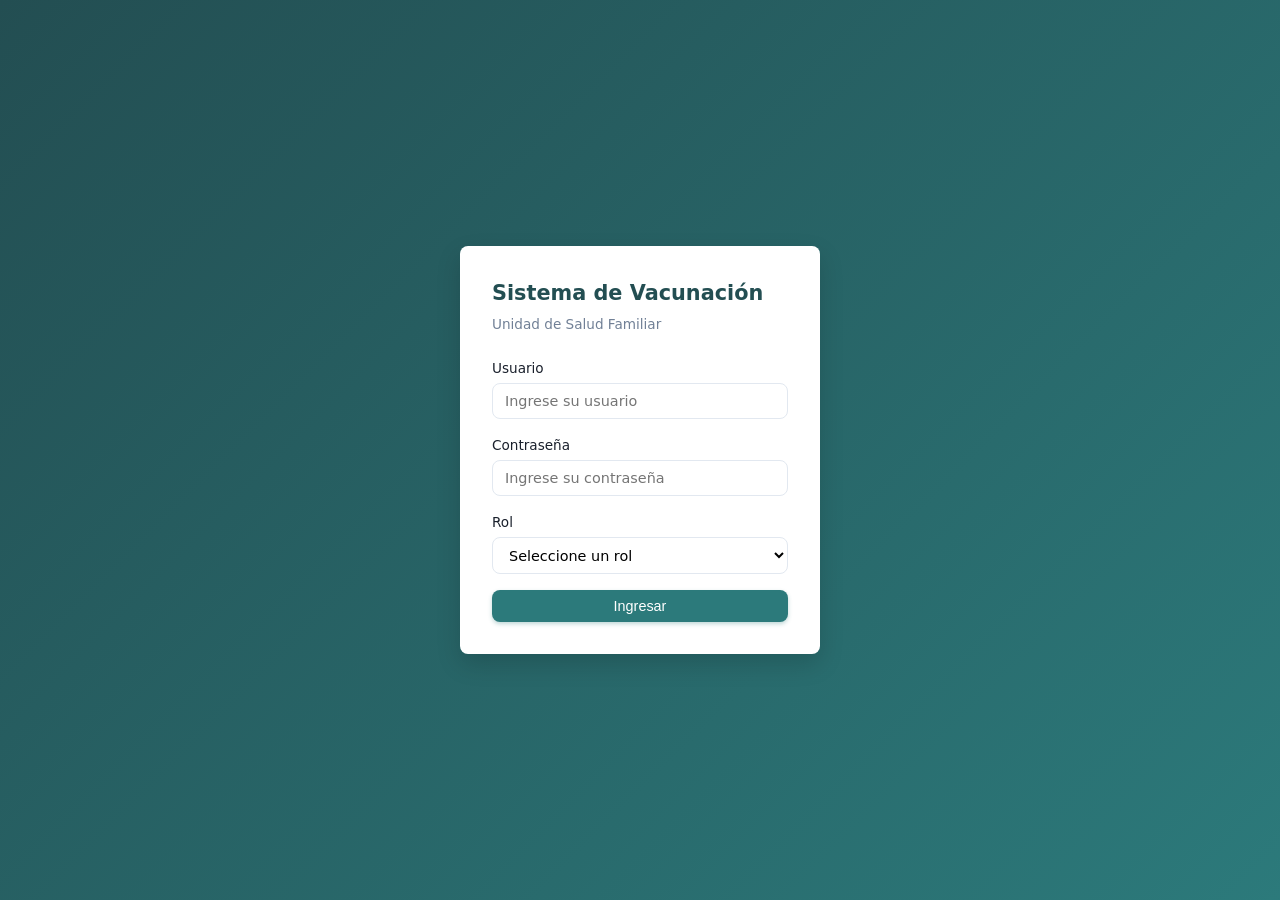
<file: front/index.html>
<!DOCTYPE html>
<html lang="es">
<head>
  <meta charset="UTF-8">
  <title>Sistema de Vacunación</title>
  <meta http-equiv="refresh" content="0; url=pages/login.html">
</head>
<body>
  <p>Redirigiendo...</p>
</body>
</html>
</file>
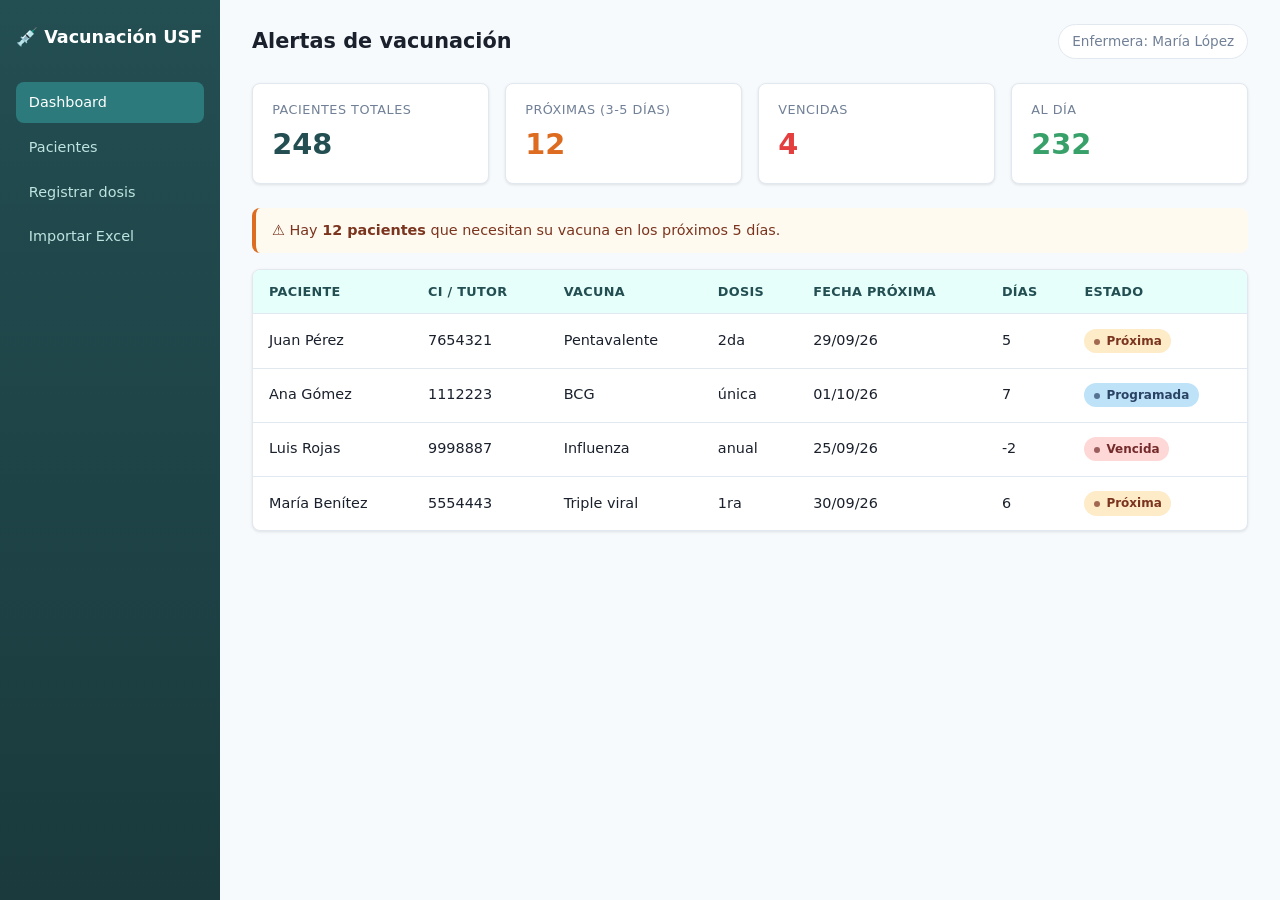
<file: front/pages/dashboard.html>
<!DOCTYPE html>
<html lang="es">
<head>
  <meta charset="UTF-8">
  <meta name="viewport" content="width=device-width, initial-scale=1.0">
  <title>Dashboard - Sistema de Vacunación</title>
  <link rel="stylesheet" href="../css/base.css">
</head>
<body>

  <div class="app">

    <!-- SIDEBAR -->
    <aside class="sidebar">
      <h1>💉 Vacunación USF</h1>
      <nav>
        <a href="dashboard.html" class="active">Dashboard</a>
        <a href="pacientes.html">Pacientes</a>
        <a href="registro.html">Registrar dosis</a>
        <a href="importar.html">Importar Excel</a>
      </nav>
    </aside>

    <!-- CONTENIDO -->
    <main class="main">

      <div class="topbar">
        <h2>Alertas de vacunación</h2>
        <span class="user-badge">Enfermera: María López</span>
      </div>

      <!-- CARDS RESUMEN -->
      <div class="cards">
        <div class="card">
          <div class="label">Pacientes totales</div>
          <div class="value">248</div>
        </div>
        <div class="card warning">
          <div class="label">Próximas (3-5 días)</div>
          <div class="value">12</div>
        </div>
        <div class="card danger">
          <div class="label">Vencidas</div>
          <div class="value">4</div>
        </div>
        <div class="card success">
          <div class="label">Al día</div>
          <div class="value">232</div>
        </div>
      </div>

      <!-- ALERTA PRINCIPAL -->
      <div class="alert alert-warning">
        ⚠️ Hay <strong>12 pacientes</strong> que necesitan su vacuna en los próximos 5 días.
      </div>

      <!-- TABLA DE PRÓXIMAS VACUNAS -->
      <div class="table-wrapper">
        <table>
          <thead>
            <tr>
              <th>Paciente</th>
              <th>CI / Tutor</th>
              <th>Vacuna</th>
              <th>Dosis</th>
              <th>Fecha próxima</th>
              <th>Días</th>
              <th>Estado</th>
            </tr>
          </thead>
          <tbody>
            <tr>
              <td>Juan Pérez</td>
              <td>7654321</td>
              <td>Pentavalente</td>
              <td>2da</td>
              <td>29/09/26</td>
              <td>5</td>
              <td><span class="badge badge-warning">Próxima</span></td>
            </tr>
            <tr>
              <td>Ana Gómez</td>
              <td>1112223</td>
              <td>BCG</td>
              <td>única</td>
              <td>01/10/26</td>
              <td>7</td>
              <td><span class="badge badge-info">Programada</span></td>
            </tr>
            <tr>
              <td>Luis Rojas</td>
              <td>9998887</td>
              <td>Influenza</td>
              <td>anual</td>
              <td>25/09/26</td>
              <td>-2</td>
              <td><span class="badge badge-danger">Vencida</span></td>
            </tr>
            <tr>
              <td>María Benítez</td>
              <td>5554443</td>
              <td>Triple viral</td>
              <td>1ra</td>
              <td>30/09/26</td>
              <td>6</td>
              <td><span class="badge badge-warning">Próxima</span></td>
            </tr>
          </tbody>
        </table>
      </div>

    </main>
  </div>

</body>
</html>
</file>
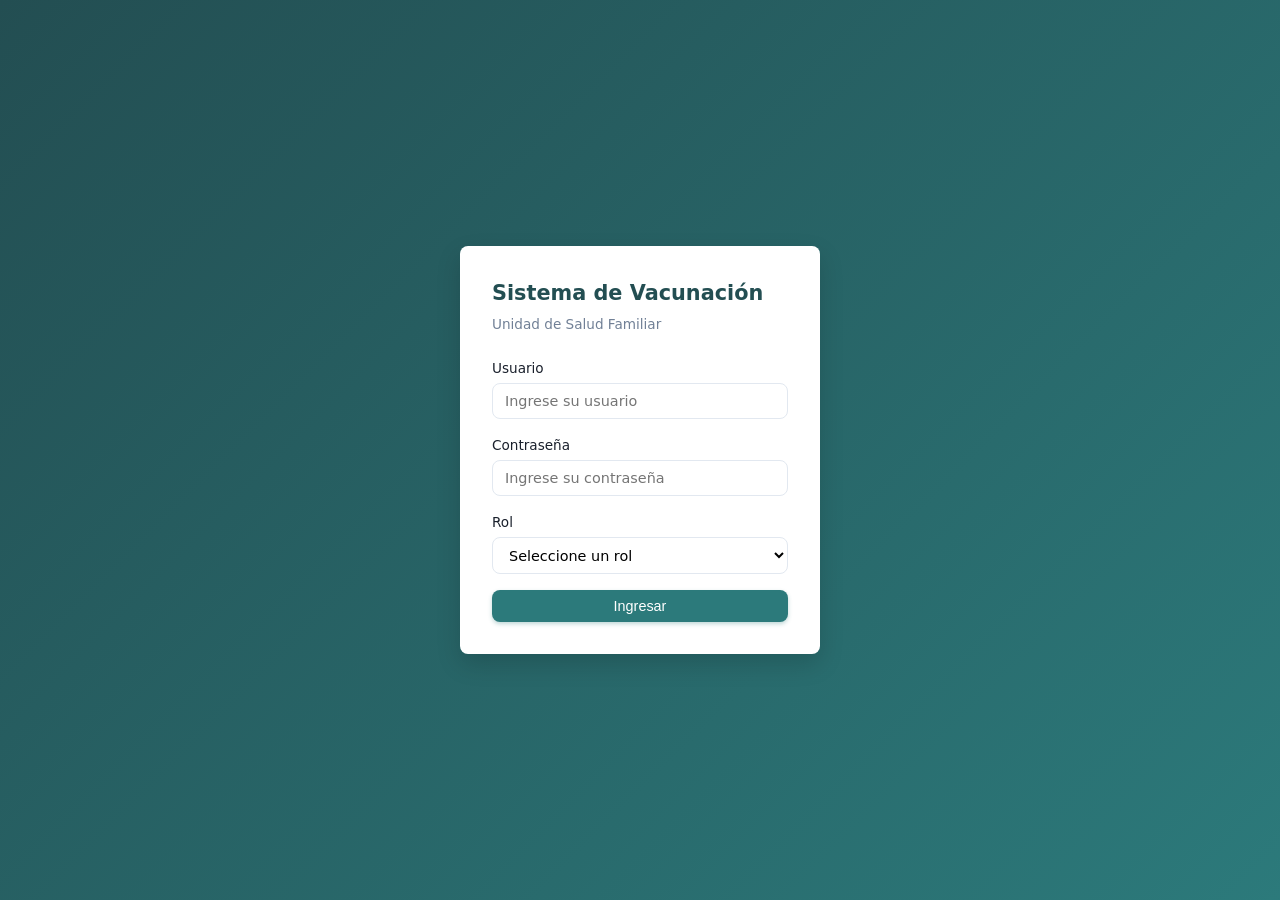
<file: front/pages/login.html>
<!DOCTYPE html>
<html lang="es">
<head>
  <meta charset="UTF-8">
  <meta name="viewport" content="width=device-width, initial-scale=1.0">
  <title>Iniciar sesión - Sistema de Vacunación</title>
  <link rel="stylesheet" href="../css/base.css">
</head>
<body class="login-page">

  <div class="login-box">
    <h1>Sistema de Vacunación</h1>
    <p>Unidad de Salud Familiar</p>

    <form id="loginForm">
      <div class="form-group">
        <label for="usuario">Usuario</label>
        <input type="text" id="usuario" placeholder="Ingrese su usuario" required>
      </div>

      <div class="form-group">
        <label for="password">Contraseña</label>
        <input type="password" id="password" placeholder="Ingrese su contraseña" required>
      </div>

      <div class="form-group">
        <label for="rol">Rol</label>
        <select id="rol" required>
          <option value="">Seleccione un rol</option>
          <option value="enfermera">Enfermera</option>
          <option value="doctor">Doctor</option>
          <option value="paciente">Paciente</option>
        </select>
      </div>

      <button type="submit" class="btn btn-primary" style="width:100%">Ingresar</button>
    </form>
  </div>

  <script src="../js/login.js"></script>
</body>
</html>
</file>
<file: front/css/base.css>
/* ============================================
   base.css - Estilos globales
   Sistema de Vacunación - USF
   ============================================ */

/* ===== VARIABLES ===== */
:root {
  --primary: #2c7a7b;
  --primary-dark: #234e52;
  --primary-light: #e6fffa;
  --accent: #38b2ac;

  --danger: #e53e3e;
  --warning: #dd6b20;
  --success: #38a169;
  --info: #3182ce;

  --text: #1a202c;
  --text-light: #718096;
  --bg: #f7fafc;
  --white: #ffffff;
  --border: #e2e8f0;

  --radius: 8px;
  --shadow: 0 1px 3px rgba(0, 0, 0, 0.1);
  --shadow-lg: 0 10px 25px rgba(0, 0, 0, 0.15);
}

/* ===== RESET ===== */
* {
  margin: 0;
  padding: 0;
  box-sizing: border-box;
  transition: background 0.2s, color 0.2s, border-color 0.2s, box-shadow 0.2s;
}

body {
  font-family: system-ui, -apple-system, "Segoe UI", Roboto, sans-serif;
  background: var(--bg);
  color: var(--text);
  font-size: 15px;
  line-height: 1.5;
}

/* ===== LAYOUT ===== */
.app {
  display: grid;
  grid-template-columns: 220px 1fr;
  min-height: 100vh;
}

/* ===== SIDEBAR ===== */
.sidebar {
  background: linear-gradient(180deg, var(--primary-dark), #1a3a3d);
  color: var(--white);
  padding: 1.5rem 1rem;
}

.sidebar h1 {
  font-size: 1.1rem;
  margin-bottom: 2rem;
  display: flex;
  align-items: center;
  gap: 0.5rem;
}

.sidebar nav a {
  display: block;
  color: #bee3e0;
  text-decoration: none;
  padding: 0.6rem 0.8rem;
  border-radius: var(--radius);
  margin-bottom: 0.25rem;
  font-size: 0.9rem;
}

.sidebar nav a:hover,
.sidebar nav a.active {
  background: var(--primary);
  color: var(--white);
}

/* ===== CONTENIDO ===== */
.main {
  padding: 1.5rem 2rem;
}

.topbar {
  display: flex;
  justify-content: space-between;
  align-items: center;
  margin-bottom: 1.5rem;
}

.topbar h2 {
  font-size: 1.3rem;
}

.user-badge {
  background: var(--white);
  border: 1px solid var(--border);
  padding: 0.4rem 0.8rem;
  border-radius: 999px;
  font-size: 0.85rem;
  color: var(--text-light);
}

/* ===== CARDS ===== */
.cards {
  display: grid;
  grid-template-columns: repeat(auto-fit, minmax(200px, 1fr));
  gap: 1rem;
  margin-bottom: 1.5rem;
}

.card {
  background: var(--white);
  border: 1px solid var(--border);
  border-radius: var(--radius);
  padding: 1rem 1.2rem;
  box-shadow: var(--shadow);
}

.card:hover {
  transform: translateY(-2px);
  box-shadow: 0 6px 15px rgba(0, 0, 0, 0.08);
}

.card .label {
  font-size: 0.8rem;
  color: var(--text-light);
  text-transform: uppercase;
  letter-spacing: 0.5px;
}

.card .value {
  font-size: 1.8rem;
  font-weight: 700;
  color: var(--primary-dark);
  margin-top: 0.25rem;
}

.card.warning .value { color: var(--warning); }
.card.danger .value { color: var(--danger); }
.card.success .value { color: var(--success); }

/* ===== TABLA ===== */
.table-wrapper {
  background: var(--white);
  border: 1px solid var(--border);
  border-radius: var(--radius);
  overflow: hidden;
  box-shadow: var(--shadow);
}

table {
  width: 100%;
  border-collapse: collapse;
  font-size: 0.9rem;
}

thead {
  background: var(--primary-light);
}

th {
  text-align: left;
  padding: 0.75rem 1rem;
  font-weight: 600;
  color: var(--primary-dark);
  font-size: 0.8rem;
  text-transform: uppercase;
  letter-spacing: 0.3px;
}

td {
  padding: 0.9rem 1rem;
  border-top: 1px solid var(--border);
}

tbody tr:hover {
  background: #f9fbfc;
}

/* ===== BOTONES ===== */
.btn {
  display: inline-block;
  padding: 0.5rem 1rem;
  border: none;
  border-radius: var(--radius);
  font-size: 0.9rem;
  font-weight: 500;
  cursor: pointer;
  text-decoration: none;
}

.btn-primary {
  background: var(--primary);
  color: var(--white);
  box-shadow: 0 2px 4px rgba(44, 122, 123, 0.3);
}
.btn-primary:hover {
  background: var(--primary-dark);
  box-shadow: 0 4px 8px rgba(44, 122, 123, 0.4);
}

.btn-outline {
  background: transparent;
  border: 1px solid var(--border);
  color: var(--text);
}
.btn-outline:hover { background: var(--bg); }

.btn-danger {
  background: var(--danger);
  color: var(--white);
}

/* ===== BADGES ===== */
.badge {
  display: inline-block;
  padding: 0.2rem 0.6rem;
  border-radius: 999px;
  font-size: 0.75rem;
  font-weight: 600;
}

.badge::before {
  content: "";
  display: inline-block;
  width: 6px;
  height: 6px;
  border-radius: 50%;
  margin-right: 0.4rem;
  background: currentColor;
  opacity: 0.7;
}

.badge-success { background: #c6f6d5; color: #22543d; }
.badge-warning { background: #feebc8; color: #7b341e; }
.badge-danger  { background: #fed7d7; color: #742a2a; }
.badge-info    { background: #bee3f8; color: #2a4365; }

/* ===== FORMULARIOS ===== */
.form-group {
  margin-bottom: 1rem;
}

.form-group label {
  display: block;
  font-size: 0.85rem;
  font-weight: 500;
  margin-bottom: 0.3rem;
}

.form-group input,
.form-group select,
.form-group textarea {
  width: 100%;
  padding: 0.55rem 0.75rem;
  border: 1px solid var(--border);
  border-radius: var(--radius);
  font-size: 0.9rem;
  font-family: inherit;
  background: var(--white);
}

.form-group input:focus,
.form-group select:focus,
.form-group textarea:focus {
  outline: none;
  border-color: var(--accent);
  box-shadow: 0 0 0 3px rgba(56, 178, 172, 0.15);
}

/* ===== ALERTAS ===== */
.alert {
  padding: 0.75rem 1rem;
  border-radius: var(--radius);
  margin-bottom: 1rem;
  font-size: 0.9rem;
  border-left: 4px solid;
}

.alert-warning {
  background: #fffaf0;
  border-color: var(--warning);
  color: #7b341e;
}

.alert-danger {
  background: #fff5f5;
  border-color: var(--danger);
  color: #742a2a;
}

.alert-success {
  background: #f0fff4;
  border-color: var(--success);
  color: #22543d;
}

/* ===== LOGIN ===== */
.login-page {
  display: flex;
  align-items: center;
  justify-content: center;
  min-height: 100vh;
  background: linear-gradient(135deg, var(--primary-dark), var(--primary));
}

.login-box {
  background: var(--white);
  padding: 2rem;
  border-radius: var(--radius);
  width: 100%;
  max-width: 360px;
  box-shadow: var(--shadow-lg);
}

.login-box h1 {
  font-size: 1.3rem;
  margin-bottom: 0.3rem;
  color: var(--primary-dark);
}

.login-box p {
  font-size: 0.85rem;
  color: var(--text-light);
  margin-bottom: 1.5rem;
}

/* ===== SCROLLBAR ===== */
::-webkit-scrollbar { width: 8px; }
::-webkit-scrollbar-thumb {
  background: var(--border);
  border-radius: 4px;
}
::-webkit-scrollbar-thumb:hover { background: var(--text-light); }

/* ===== RESPONSIVE ===== */
@media (max-width: 768px) {
  .app { grid-template-columns: 1fr; }
  .sidebar nav { display: flex; flex-wrap: wrap; gap: 0.25rem; }
  .main { padding: 1rem; }
}
</file>
